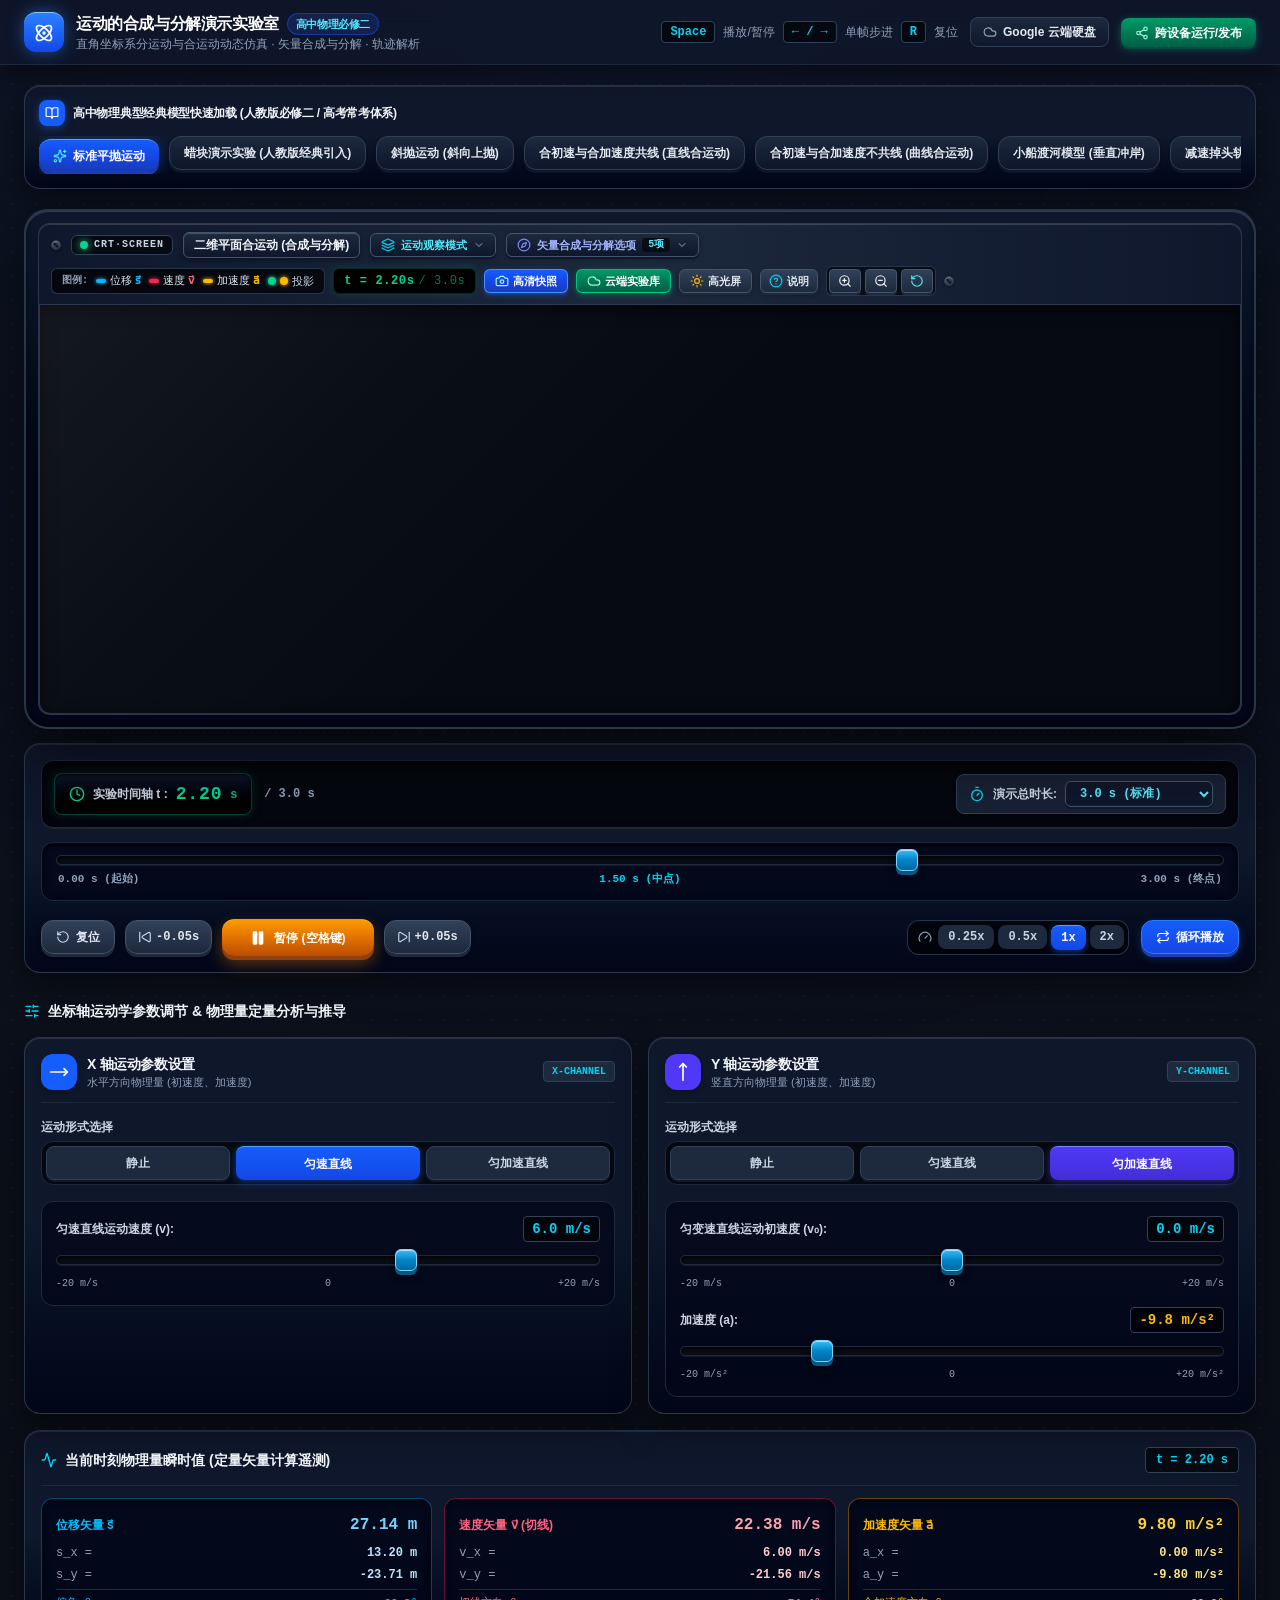
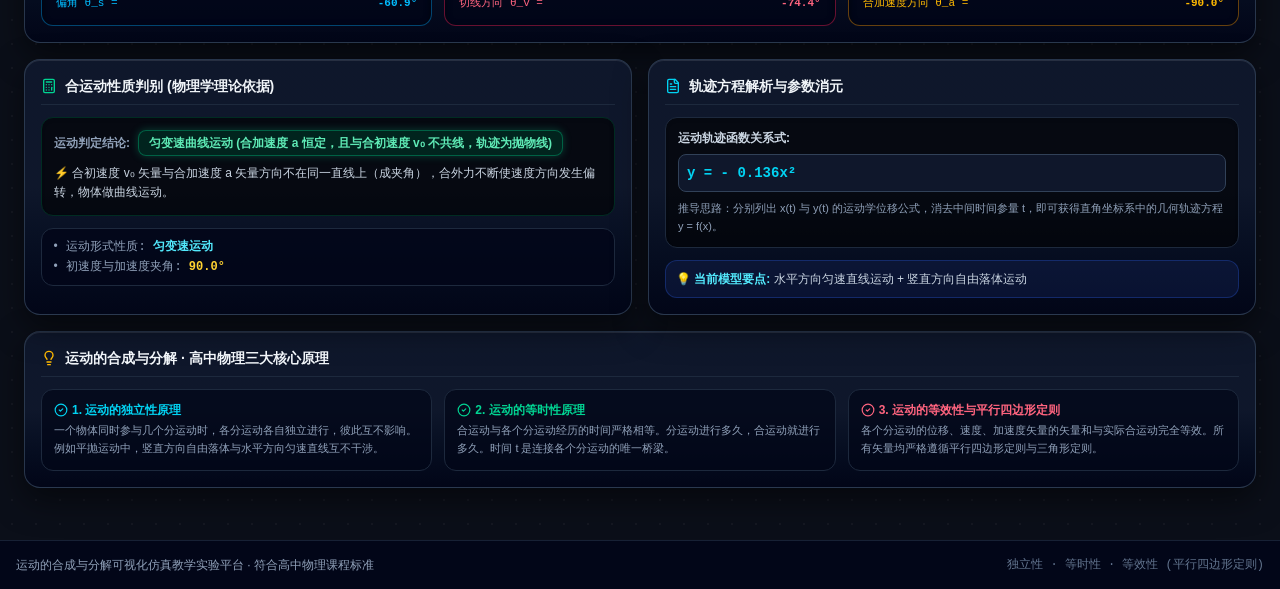
<file: test/index.html>
<!doctype html>
<html lang="en">
  <head>
    <meta charset="UTF-8" />
    <meta name="viewport" content="width=device-width, initial-scale=1.0" />
    <title>运动的合成与分解演示实验室 - 高中物理可视化仿真</title>
    <meta name="description" content="高中物理运动的合成与分解可视化仿真实验：演示二维平面分运动与合运动、位移/速度/加速度矢量合成与分解及轨迹方程解析。" />
    <meta property="og:title" content="运动的合成与分解演示实验室 - 高中物理可视化仿真" />
    <meta property="og:description" content="高中物理运动的合成与分解可视化仿真实验：演示二维平面分运动与合运动、位移/速度/加速度矢量合成与分解及轨迹方程解析。" />
    <meta property="og:type" content="website" />
    <meta name="twitter:card" content="summary_large_image" />
    <meta name="theme-color" content="#0f172a" />
    <link rel="manifest" href="./manifest.webmanifest" />
    <link rel="apple-touch-icon" href="./icon-192.png" />
    <script>
      if ('serviceWorker' in navigator) {
        window.addEventListener('load', () => {
          navigator.serviceWorker.register('./sw.js').catch(() => {});
        });
      }
    </script>
    <script type="module" crossorigin src="./assets/index-BW-G9wu9.js"></script>
    <link rel="stylesheet" crossorigin href="./assets/index-BvbKSRD7.css">
  </head>
  <body>
    <div id="root"></div>
  </body>
</html>
</file>
